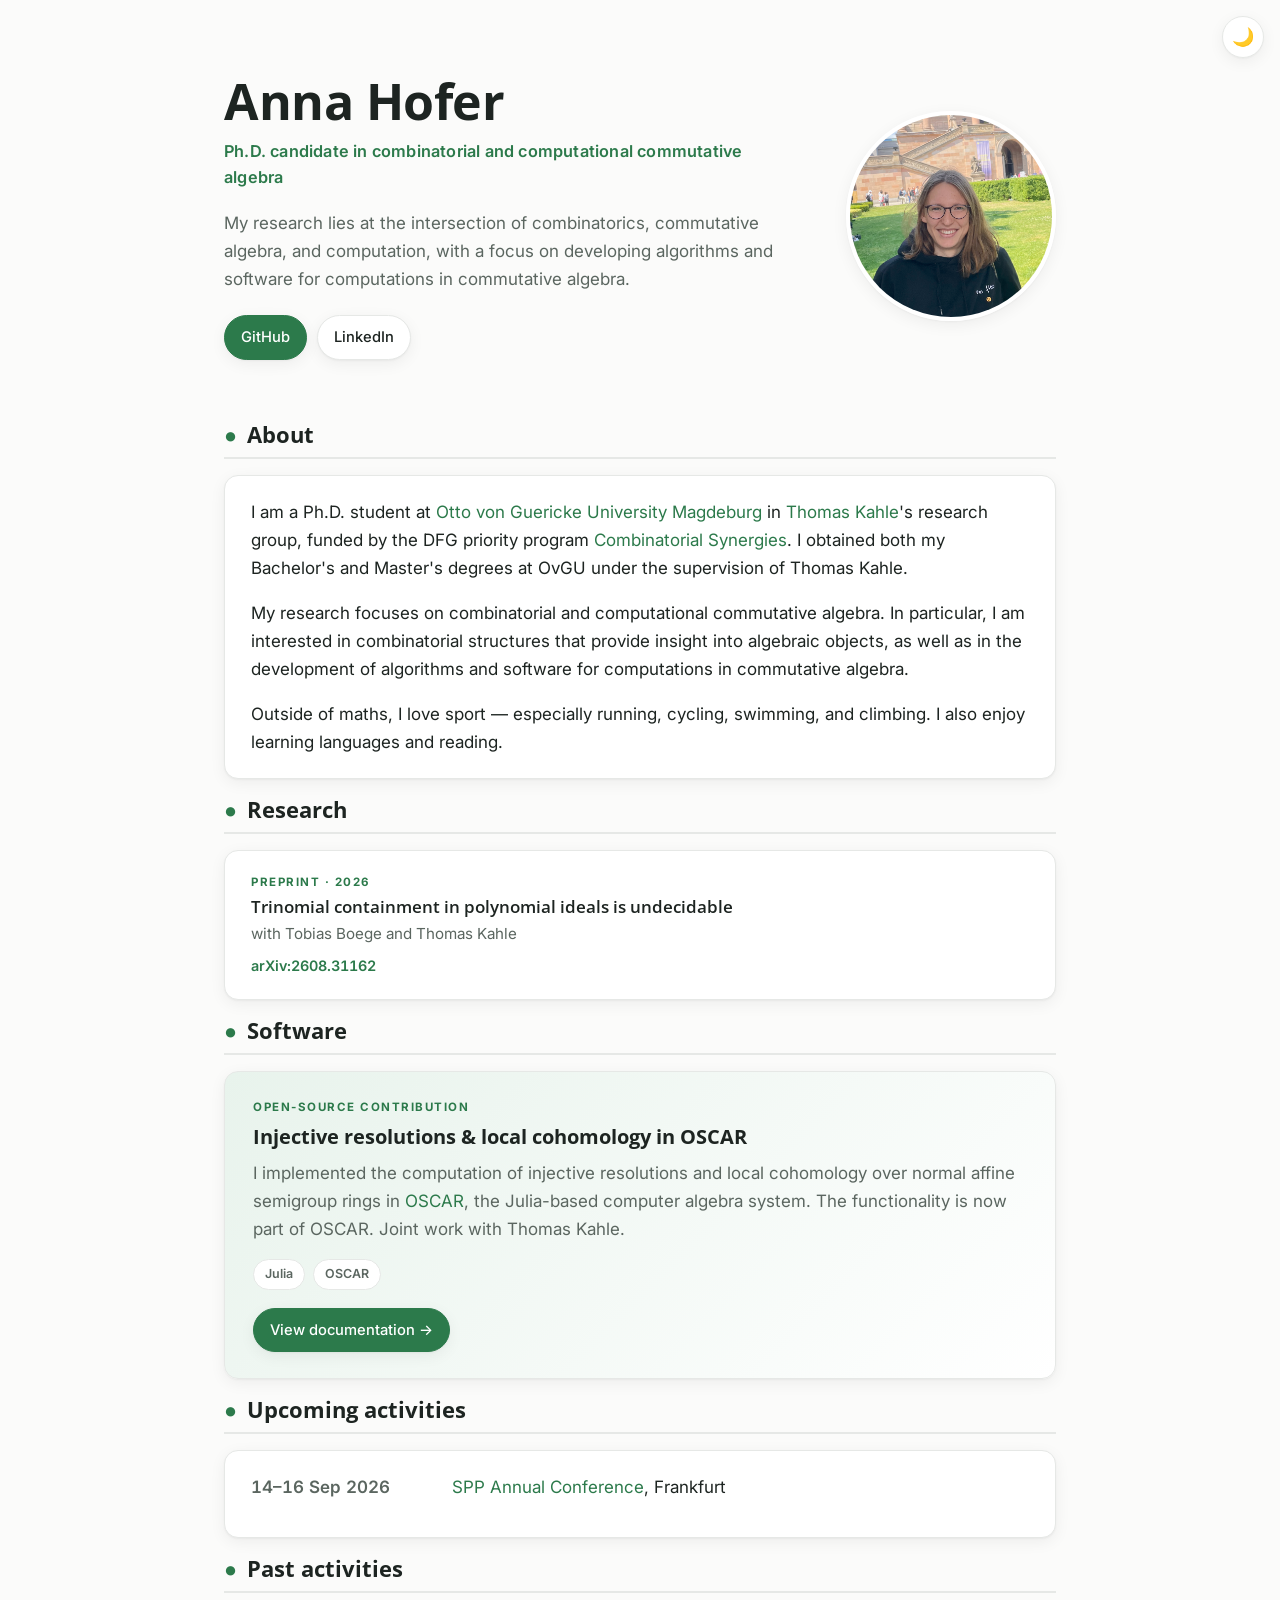
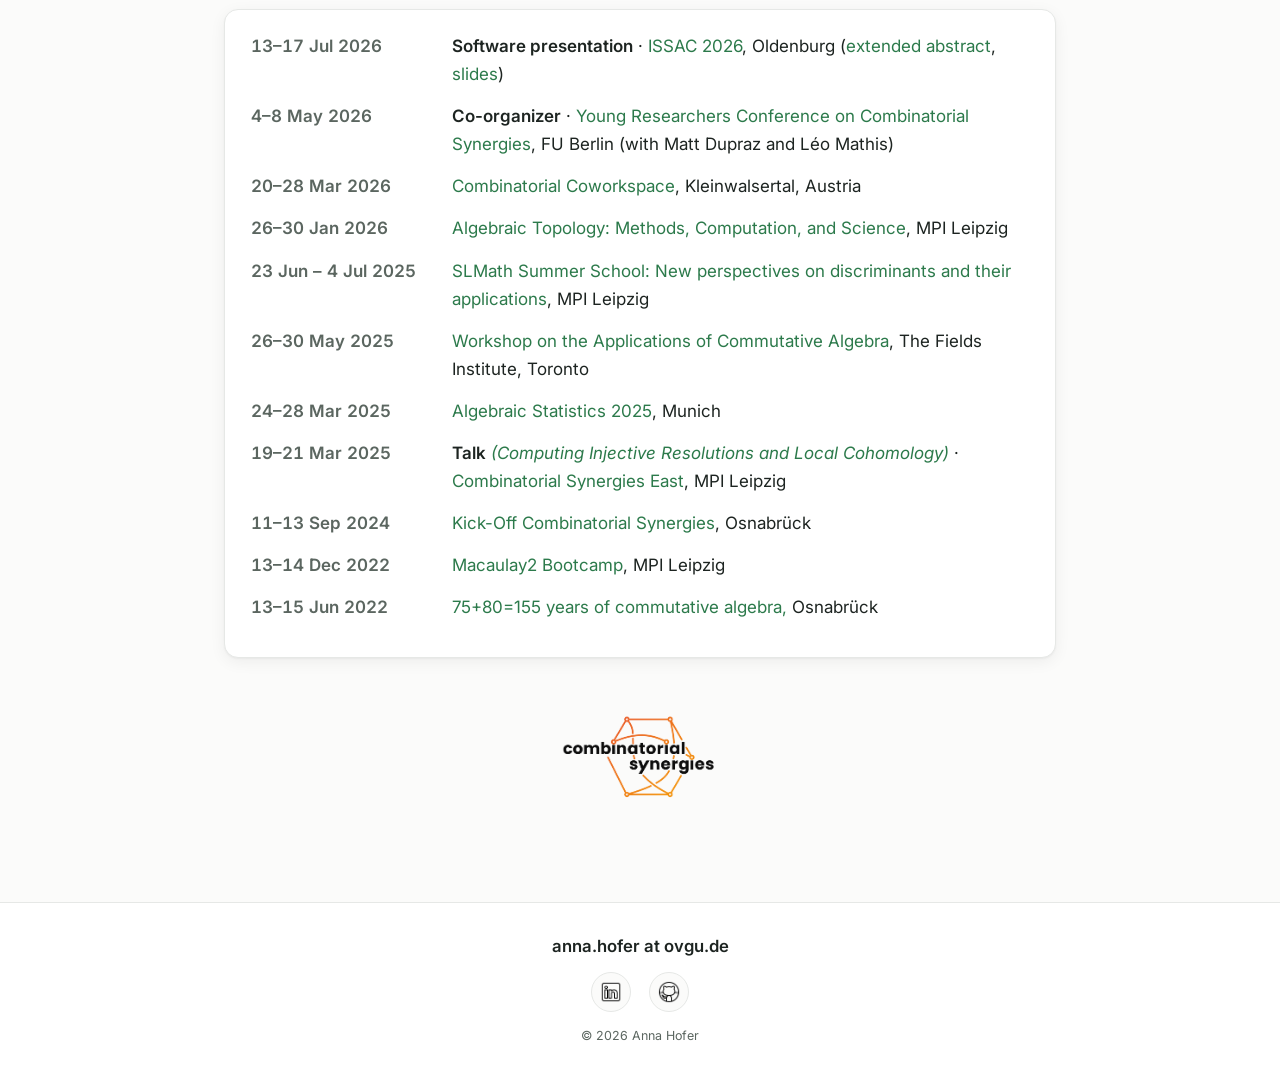
<file: index.html>
<!doctype html>
<html lang="en">
  <head>
    <meta charset="UTF-8" />
    <meta name="viewport" content="width=device-width, initial-scale=1.0" />
    <meta http-equiv="X-UA-Compatible" content="IE=edge" />
    <title>Anna Hofer</title>
    <meta
      name="description"
      content="Anna Hofer — Ph.D. researcher in computational and combinatorial algebra, developing algorithms and software for symbolic computation."
    />
    <link rel="preconnect" href="https://fonts.googleapis.com" />
    <link rel="preconnect" href="https://fonts.gstatic.com" crossorigin />
    <link
      href="https://fonts.googleapis.com/css2?family=Inter:wght@400;500;600;700&family=Open+Sans:ital,wght@0,300..800;1,300..800&display=swap"
      rel="stylesheet"
    />
    <link rel="stylesheet" href="styles.css" />
  </head>

  <body>
    <button
      class="toggle-btn"
      id="toggleButton"
      aria-label="Toggle dark mode"
      title="Toggle dark mode"
    >
      🌙
    </button>

    <main>
      <!-- ============================ Hero ============================ -->
      <header class="hero">
        <div class="hero-text">
          <h1>Anna Hofer</h1>
          <p class="tagline">
            Ph.D. candidate in combinatorial and computational commutative
            algebra
          </p>
          <p>
            My research lies at the intersection of combinatorics, commutative
            algebra, and computation, with a focus on developing algorithms and
            software for computations in commutative algebra.
          </p>
          <div class="quick-links">
            <a
              class="btn btn-primary"
              href="https://github.com/annahofer00"
              target="_blank"
              rel="noopener"
              >GitHub</a
            >
            <a
              class="btn"
              href="https://www.linkedin.com/in/anna-hofer-32a179178"
              target="_blank"
              rel="noopener"
              >LinkedIn</a
            >
          </div>
        </div>
        <img
          class="hero-photo"
          src="images/IMG_5565_small.jpeg"
          alt="Portrait of Anna Hofer"
        />
      </header>

      <!-- ============================ About ============================ -->
      <section class="section">
        <h2 class="section-title"><span class="dot">●</span> About</h2>
        <div class="card">
          <p>
            I am a Ph.D. student at
            <a href="https://ovgu.de">Otto von Guericke University Magdeburg</a>
            in <a href="https://www.thomas-kahle.de">Thomas Kahle</a>'s research
            group, funded by the DFG priority program
            <a href="https://www.combinatorial-synergies.de"
              >Combinatorial Synergies</a
            >. I obtained both my Bachelor's and Master's degrees at OvGU under
            the supervision of Thomas Kahle.
          </p>
          <p>
            My research focuses on combinatorial and computational commutative
            algebra. In particular, I am interested in combinatorial structures
            that provide insight into algebraic objects, as well as in the
            development of algorithms and software for computations in
            commutative algebra.
          </p>
          <p style="margin-bottom: 0">
            Outside of maths, I love sport — especially running, cycling,
            swimming, and climbing. I also enjoy learning languages and reading.
          </p>
        </div>
      </section>

      <!-- ============================ Research ============================ -->
      <section class="section">
        <h2 class="section-title"><span class="dot">●</span> Research</h2>
        <div class="card">
          <ul class="pub-list">
            <!-- To add a paper, copy one <li> block and edit the four fields:
                         title, authors, arXiv ID (appears twice: in the href and the link text),
                         and the label above the title (Preprint / Published / etc.).
                         Delete the placeholder <li> below once the real entry is in. -->
            <li>
              <span class="pub-type">Preprint · 2026</span>
              <span class="pub-title"
                >Trinomial containment in polynomial ideals is undecidable</span
              >
              <span class="pub-authors"
                >with Tobias Boege and Thomas Kahle</span
              >
              <div class="pub-links">
                <a
                  href="https://arxiv.org/abs/2608.31162"
                  target="_blank"
                  rel="noopener"
                  >arXiv:2608.31162</a
                >
              </div>
            </li>
          </ul>
        </div>
      </section>

      <!-- ====================== Software ====================== -->
      <section class="section">
        <h2 class="section-title"><span class="dot">●</span> Software</h2>
        <div class="featured">
          <p class="eyebrow">Open-source contribution</p>
          <h3>Injective resolutions &amp; local cohomology in OSCAR</h3>
          <p>
            I implemented the computation of injective resolutions and local
            cohomology over normal affine semigroup rings in
            <a href="https://www.oscar-system.org">OSCAR</a>, the Julia-based
            computer algebra system. The functionality is now part of OSCAR.
            Joint work with Thomas Kahle.
          </p>
          <div class="tag-row">
            <span class="tag">Julia</span>
            <span class="tag">OSCAR</span>
          </div>
          <a
            class="btn btn-primary"
            href="https://docs.oscar-system.org/stable/Experimental/InjectiveResolutions/introduction/"
            target="_blank"
            rel="noopener"
            >View documentation →</a
          >
        </div>
      </section>

      <!-- ====================== Upcoming activities ====================== -->
      <section class="section">
        <h2 class="section-title">
          <span class="dot">●</span> Upcoming activities
        </h2>
        <div class="card">
          <ul class="list dates">
            <li>
              <span class="date">14–16 Sep 2026</span>
              <span>
                <span class="conf"
                  ><a
                    href="https://www.combinatorial-synergies.de/activities/2026-09_AnnualConference/"
                    >SPP Annual Conference</a
                  ></span
                >, Frankfurt
              </span>
            </li>
          </ul>
        </div>
      </section>

      <!-- ======================== Past activities ======================== -->
      <section class="section">
        <h2 class="section-title">
          <span class="dot">●</span> Past activities
        </h2>
        <div class="card">
          <ul class="list dates">
            <li>
              <span class="date">13–17 Jul 2026</span>
              <span
                ><span class="role">Software presentation</span> ·
                <span class="conf"
                  ><a href="https://www.issac-conference.org/2026/"
                    >ISSAC 2026</a
                  ></span
                >, Oldenburg (<a
                  href="papers/issac_2026.pdf"
                  target="_blank"
                  rel="noopener"
                  >extended abstract</a
                >, <a href="presentation.html" target="_blank" rel="noopener"
                  >slides</a
                >)</span
              >
            </li>
            <li>
              <span class="date">4–8 May 2026</span>
              <span
                ><span class="role">Co-organizer</span> ·
                <span class="conf"
                  ><a href="https://mathconf.eu/yrccs-2026/index.html"
                    >Young Researchers Conference on Combinatorial Synergies</a
                  ></span
                >, FU Berlin (with Matt Dupraz and Léo Mathis)</span
              >
            </li>
            <li>
              <span class="date">20–28 Mar 2026</span>
              <span
                ><span class="conf">Combinatorial Coworkspace</span>,
                Kleinwalsertal, Austria</span
              >
            </li>
            <li>
              <span class="date">26–30 Jan 2026</span>
              <span
                ><span class="conf"
                  >Algebraic Topology: Methods, Computation, and Science</span
                >, MPI Leipzig</span
              >
            </li>
            <li>
              <span class="date">23 Jun – 4 Jul 2025</span>
              <span
                ><span class="conf"
                  >SLMath Summer School: New perspectives on discriminants and
                  their applications</span
                >, MPI Leipzig</span
              >
            </li>
            <li>
              <span class="date">26–30 May 2025</span>
              <span
                ><span class="conf"
                  >Workshop on the Applications of Commutative Algebra</span
                >, The Fields Institute, Toronto</span
              >
            </li>
            <li>
              <span class="date">24–28 Mar 2025</span>
              <span
                ><span class="conf">Algebraic Statistics 2025</span>,
                Munich</span
              >
            </li>
            <li>
              <span class="date">19–21 Mar 2025</span>
              <span
                ><span class="role">Talk</span>
                <span class="talk-title"
                  >(Computing Injective Resolutions and Local Cohomology)</span
                >
                · <span class="conf">Combinatorial Synergies East</span>, MPI
                Leipzig</span
              >
            </li>
            <li>
              <span class="date">11–13 Sep 2024</span>
              <span
                ><span class="conf">Kick-Off Combinatorial Synergies</span>,
                Osnabrück</span
              >
            </li>
            <li>
              <span class="date">13–14 Dec 2022</span>
              <span
                ><span class="conf">Macaulay2 Bootcamp</span>, MPI Leipzig</span
              >
            </li>
            <li>
              <span class="date">13–15 Jun 2022</span>
              <span
                ><span class="conf"
                  >75+80=155 years of commutative algebra,</span
                >
                Osnabrück</span
              >
            </li>
          </ul>
        </div>
      </section>

      <!-- ============================ SPP logo ============================ -->
      <div class="spp">
        <a href="https://www.combinatorial-synergies.de">
          <img
            id="SPPlogo"
            src="images/BWM-farbig-typo-schwarz.png"
            alt="Combinatorial Synergies logo"
          />
        </a>
      </div>
    </main>

    <footer>
      <p class="contact-email">anna.hofer at ovgu.de</p>
      <div class="social-icons">
        <a
          href="https://www.linkedin.com/in/anna-hofer-32a179178"
          aria-label="LinkedIn"
          target="_blank"
          rel="noopener"
        >
          <img src="images/icons8-linkedin-50.png" alt="LinkedIn" />
        </a>
        <a
          href="https://github.com/annahofer00"
          aria-label="GitHub"
          target="_blank"
          rel="noopener"
        >
          <img src="images/icons8-github-50.png" alt="GitHub" />
        </a>
      </div>
      <p class="copyright">© 2026 Anna Hofer</p>
    </footer>

    <script>
      const toggleButton = document.getElementById("toggleButton");
      const body = document.body;
      const SPPlogo = document.getElementById("SPPlogo");

      function applyTheme(isDark) {
        body.classList.toggle("dark-mode", isDark);
        toggleButton.textContent = isDark ? "☀" : "🌙";
        SPPlogo.src = isDark
          ? "images/BWM-farbig-typo-weiss.png"
          : "images/BWM-farbig-typo-schwarz.png";
      }

      // 1. Determine initial theme from saved preference or system setting
      const prefersDark = window.matchMedia(
        "(prefers-color-scheme: dark)",
      ).matches;
      const userTheme = localStorage.getItem("theme");
      applyTheme(userTheme === "dark" || (userTheme === null && prefersDark));

      // 2. Toggle on click and remember the choice
      toggleButton.addEventListener("click", function () {
        const nowDark = !body.classList.contains("dark-mode");
        applyTheme(nowDark);
        localStorage.setItem("theme", nowDark ? "dark" : "light");
      });
    </script>
  </body>
</html>
</file>
<file: styles.css>
/* ============================================================
   Anna Hofer — personal site
   Design tokens (light + dark) via CSS custom properties
   ============================================================ */

:root {
  --bg: #fbfbfa;
  --surface: #ffffff;
  --surface-2: #f4f6f4;
  --border: #e6e8e6;
  --text: #1d2421;
  --text-muted: #5b6660;
  --accent: #2c7a4b;
  --accent-strong: #1f5e39;
  --accent-soft: #e8f3ec;
  --orange: #c0660f;
  --shadow: 0 1px 2px rgba(16, 24, 20, 0.04), 0 4px 16px rgba(16, 24, 20, 0.06);
  --shadow-hover:
    0 2px 6px rgba(16, 24, 20, 0.08), 0 12px 28px rgba(16, 24, 20, 0.1);
  --radius: 14px;
  --maxw: 880px;
}

body.dark-mode {
  --bg: #14171a;
  --surface: #1c2024;
  --surface-2: #232a2c;
  --border: #2c343a;
  --text: #e9ecea;
  --text-muted: #9aa8a1;
  --accent: #6ec18a;
  --accent-strong: #8fd3a6;
  --accent-soft: #1d2b22;
  --orange: #e8a463;
  --shadow: 0 1px 2px rgba(0, 0, 0, 0.4), 0 6px 20px rgba(0, 0, 0, 0.35);
  --shadow-hover: 0 2px 8px rgba(0, 0, 0, 0.5), 0 14px 32px rgba(0, 0, 0, 0.45);
}

/* ------------------------------------------------------------ */

* {
  box-sizing: border-box;
}

html {
  scroll-behavior: smooth;
}

body {
  font-family:
    "Inter",
    -apple-system,
    BlinkMacSystemFont,
    "Segoe UI",
    Roboto,
    Helvetica,
    Arial,
    sans-serif;
  margin: 0;
  padding: 0;
  background-color: var(--bg);
  color: var(--text);
  line-height: 1.65;
  font-size: 17px;
  -webkit-font-smoothing: antialiased;
  text-rendering: optimizeLegibility;
  transition:
    background-color 0.25s ease,
    color 0.25s ease;
}

main {
  max-width: var(--maxw);
  margin: 0 auto;
  padding: 0 24px 64px;
}

h1,
h2,
h3 {
  font-family:
    "Open Sans",
    -apple-system,
    BlinkMacSystemFont,
    "Segoe UI",
    Helvetica,
    Arial,
    sans-serif;
  line-height: 1.2;
  color: var(--text);
}

a {
  color: var(--accent);
  text-decoration: none;
  transition: color 0.15s ease;
}

a:hover {
  color: var(--accent-strong);
  text-decoration: underline;
}

p {
  margin: 0 0 1em;
}

/* ============================ Hero ============================ */

.hero {
  display: flex;
  flex-direction: column-reverse;
  align-items: center;
  gap: 28px;
  text-align: center;
  padding: 56px 0 40px;
}

.hero-text {
  flex: 1;
}

.hero h1 {
  font-size: clamp(2.2rem, 6vw, 3.1rem);
  margin: 0 0 6px;
  letter-spacing: -0.5px;
}

.hero .tagline {
  color: var(--accent);
  font-weight: 600;
  font-size: 1.02rem;
  margin: 0 0 18px;
  letter-spacing: 0.2px;
}

.hero p {
  color: var(--text-muted);
  margin: 0 auto 14px;
  max-width: 52ch;
}

.hero-photo {
  width: 190px;
  height: 190px;
  border-radius: 50%;
  object-fit: cover;
  box-shadow: var(--shadow);
  border: 4px solid var(--surface);
  flex-shrink: 0;
}

/* Quick links / contact buttons */
.quick-links {
  display: flex;
  flex-wrap: wrap;
  justify-content: center;
  gap: 10px;
  margin-top: 22px;
}

.btn {
  display: inline-flex;
  align-items: center;
  gap: 7px;
  padding: 9px 16px;
  border-radius: 999px;
  font-size: 0.92rem;
  font-weight: 500;
  border: 1px solid var(--border);
  background: var(--surface);
  color: var(--text);
  box-shadow: var(--shadow);
  transition:
    transform 0.12s ease,
    box-shadow 0.15s ease,
    background 0.15s ease;
}

.btn:hover {
  text-decoration: none;
  transform: translateY(-2px);
  box-shadow: var(--shadow-hover);
  color: var(--text);
}

.btn-primary {
  background: var(--accent);
  border-color: var(--accent);
  color: #fff;
}
.btn-primary:hover {
  background: var(--accent-strong);
  color: #fff;
}

/* ============================ Sections ============================ */

.section {
  margin-top: 14px;
}

.section-title {
  font-size: 1.35rem;
  margin: 0 0 16px;
  padding-bottom: 8px;
  border-bottom: 2px solid var(--border);
  display: flex;
  align-items: baseline;
  gap: 10px;
}

.section-title .dot {
  color: var(--accent);
  font-family: sans-serif;
}

.card {
  background: var(--surface);
  border: 1px solid var(--border);
  border-radius: var(--radius);
  padding: 22px 26px;
  box-shadow: var(--shadow);
  margin-bottom: 18px;
}

/* Featured project (OSCAR) */
.featured {
  background: linear-gradient(135deg, var(--accent-soft), var(--surface));
  border: 1px solid var(--border);
  border-radius: var(--radius);
  padding: 26px 28px;
  box-shadow: var(--shadow);
  margin-bottom: 18px;
}

.featured .eyebrow {
  text-transform: uppercase;
  letter-spacing: 1.5px;
  font-size: 0.72rem;
  font-weight: 700;
  color: var(--accent);
  margin: 0 0 8px;
}

.featured h3 {
  font-size: 1.25rem;
  margin: 0 0 10px;
}

.featured p {
  color: var(--text-muted);
  margin-bottom: 16px;
}

.tag-row {
  display: flex;
  flex-wrap: wrap;
  gap: 8px;
  margin-bottom: 18px;
}

.tag {
  font-size: 0.78rem;
  font-weight: 600;
  padding: 4px 11px;
  border-radius: 999px;
  background: var(--surface);
  border: 1px solid var(--border);
  color: var(--text-muted);
}

/* Lists for news / activities */
.list {
  list-style: none;
  padding: 0;
  margin: 0;
}

.list li {
  position: relative;
  padding-left: 22px;
  margin-bottom: 14px;
  color: var(--text);
}

.list li::before {
  content: "";
  position: absolute;
  left: 2px;
  top: 0.62em;
  width: 7px;
  height: 7px;
  border-radius: 50%;
  background: var(--accent);
}

/* Date-column (CV-style) layout */
.list.dates li {
  display: grid;
  grid-template-columns: 1fr;
  gap: 2px 16px;
  padding-left: 0;
  margin-bottom: 14px;
}
.list.dates li::before {
  display: none;
}

.list.dates li .date {
  color: var(--text-muted);
  font-variant-numeric: tabular-nums;
  font-weight: 600;
  white-space: nowrap;
}

@media (min-width: 560px) {
  .list.dates li {
    grid-template-columns: 185px 1fr;
    gap: 16px;
    align-items: baseline;
  }
}

/* Accent role label — highlights the organizing role without a pill badge */
.role {
  /* color: var(--accent); */
  font-weight: 600;
}

/* Talk title — green but normal weight */
.talk-title {
  color: var(--accent);
  font-style: italic;
}

/* Conference / event names — always green, whether or not they link out */
.conf {
  color: var(--accent);
}

.conf a {
  color: inherit;
}

/* ============================ Research ============================ */

.pub-list {
  list-style: none;
  padding: 0;
  margin: 0;
}

.pub-list li + li {
  margin-top: 20px;
  padding-top: 20px;
  border-top: 1px solid var(--border);
}

.pub-type {
  text-transform: uppercase;
  letter-spacing: 1.5px;
  font-size: 0.72rem;
  font-weight: 700;
  color: var(--accent);
  display: block;
  margin-bottom: 4px;
}

.pub-title {
  font-family:
    "Open Sans",
    -apple-system,
    BlinkMacSystemFont,
    "Segoe UI",
    Helvetica,
    Arial,
    sans-serif;
  font-size: 1.05rem;
  font-weight: 600;
  line-height: 1.35;
  display: block;
  margin-bottom: 2px;
}

.pub-authors {
  color: var(--text-muted);
  font-size: 0.95rem;
  display: block;
  margin-bottom: 8px;
}

.pub-links {
  display: flex;
  flex-wrap: wrap;
  gap: 8px 14px;
  font-size: 0.9rem;
}

.pub-links a {
  font-weight: 600;
  font-variant-numeric: tabular-nums;
}

/* Collapsible past activities */
details.past summary {
  cursor: pointer;
  list-style: none;
  font-weight: 600;
  color: var(--accent);
  padding: 4px 0;
  user-select: none;
}
details.past summary::-webkit-details-marker {
  display: none;
}
details.past summary::after {
  content: " ▾";
}
details.past[open] summary::after {
  content: " ▴";
}
details.past .list {
  margin-top: 16px;
}

/* SPP logo */
.spp {
  text-align: center;
  margin: 36px 0 8px;
}
.spp img {
  max-width: 220px;
  height: auto;
  opacity: 0.95;
}

/* ============================ Theme toggle ============================ */

.toggle-btn {
  position: fixed;
  top: 16px;
  right: 16px;
  z-index: 50;
  width: 42px;
  height: 42px;
  border-radius: 50%;
  border: 1px solid var(--border);
  background: var(--surface);
  color: var(--text);
  cursor: pointer;
  font-size: 18px;
  line-height: 1;
  box-shadow: var(--shadow);
  transition:
    transform 0.12s ease,
    box-shadow 0.15s ease;
}
.toggle-btn:hover {
  transform: translateY(-1px);
  box-shadow: var(--shadow-hover);
}

/* ============================ Footer ============================ */

footer {
  border-top: 1px solid var(--border);
  background: var(--surface);
  color: var(--text-muted);
  text-align: center;
  padding: 30px 24px;
}

footer .contact-email {
  font-size: 1.05rem;
  font-weight: 600;
  color: var(--text);
  margin: 0 0 12px;
}

.social-icons {
  display: flex;
  justify-content: center;
  gap: 18px;
  margin-bottom: 14px;
}
.social-icons a {
  display: inline-flex;
  width: 40px;
  height: 40px;
  align-items: center;
  justify-content: center;
  border-radius: 50%;
  border: 1px solid var(--border);
  background: var(--bg);
  transition:
    transform 0.12s ease,
    border-color 0.15s ease;
}
.social-icons a:hover {
  transform: translateY(-2px);
  border-color: var(--accent);
}
.social-icons img {
  width: 22px;
  height: 22px;
}
body.dark-mode .social-icons img {
  filter: invert(1) brightness(1.6);
}

.copyright {
  font-size: 0.78rem;
  margin: 0;
}

/* ============================ Responsive ============================ */

@media (min-width: 720px) {
  .hero {
    flex-direction: row;
    text-align: left;
    justify-content: space-between;
    gap: 44px;
    padding: 72px 0 48px;
  }
  .hero p {
    margin-left: 0;
    margin-right: 0;
  }
  .quick-links {
    justify-content: flex-start;
  }
  .hero-photo {
    width: 210px;
    height: 210px;
  }
}
</file>
